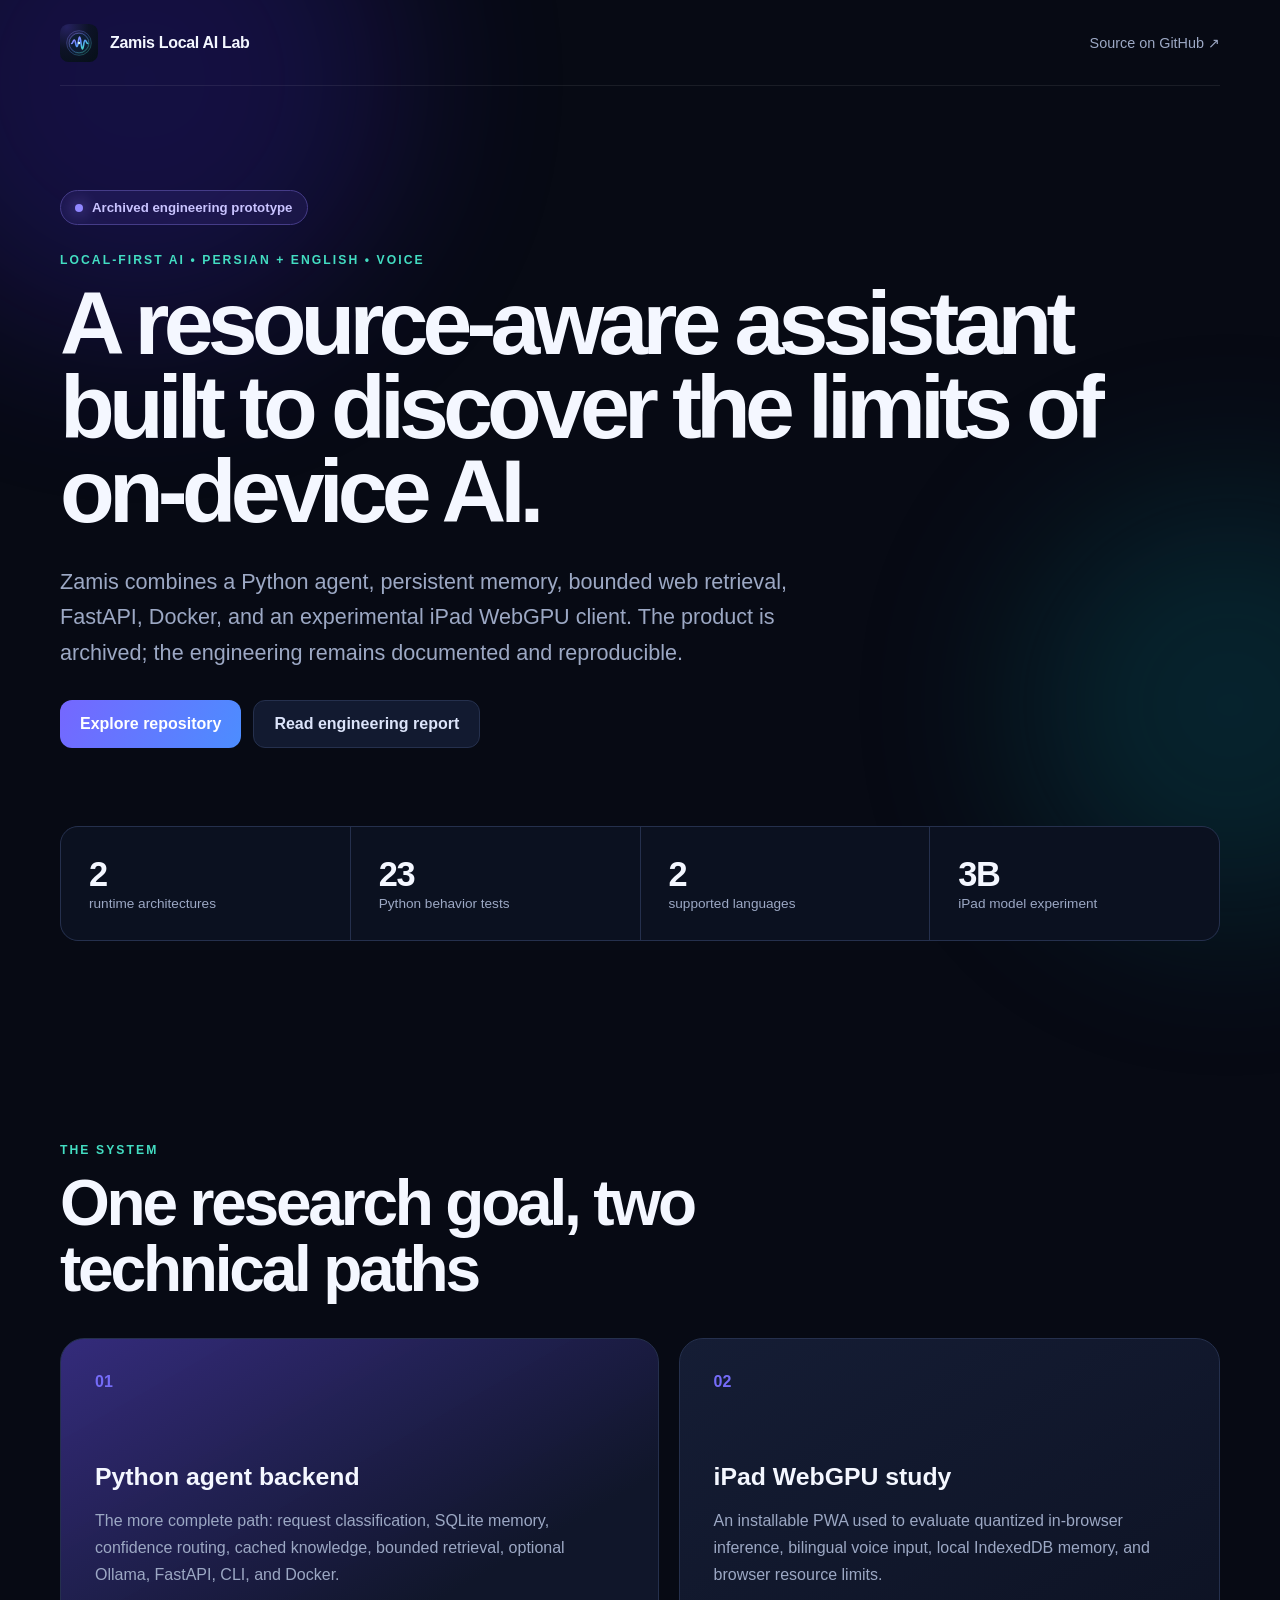
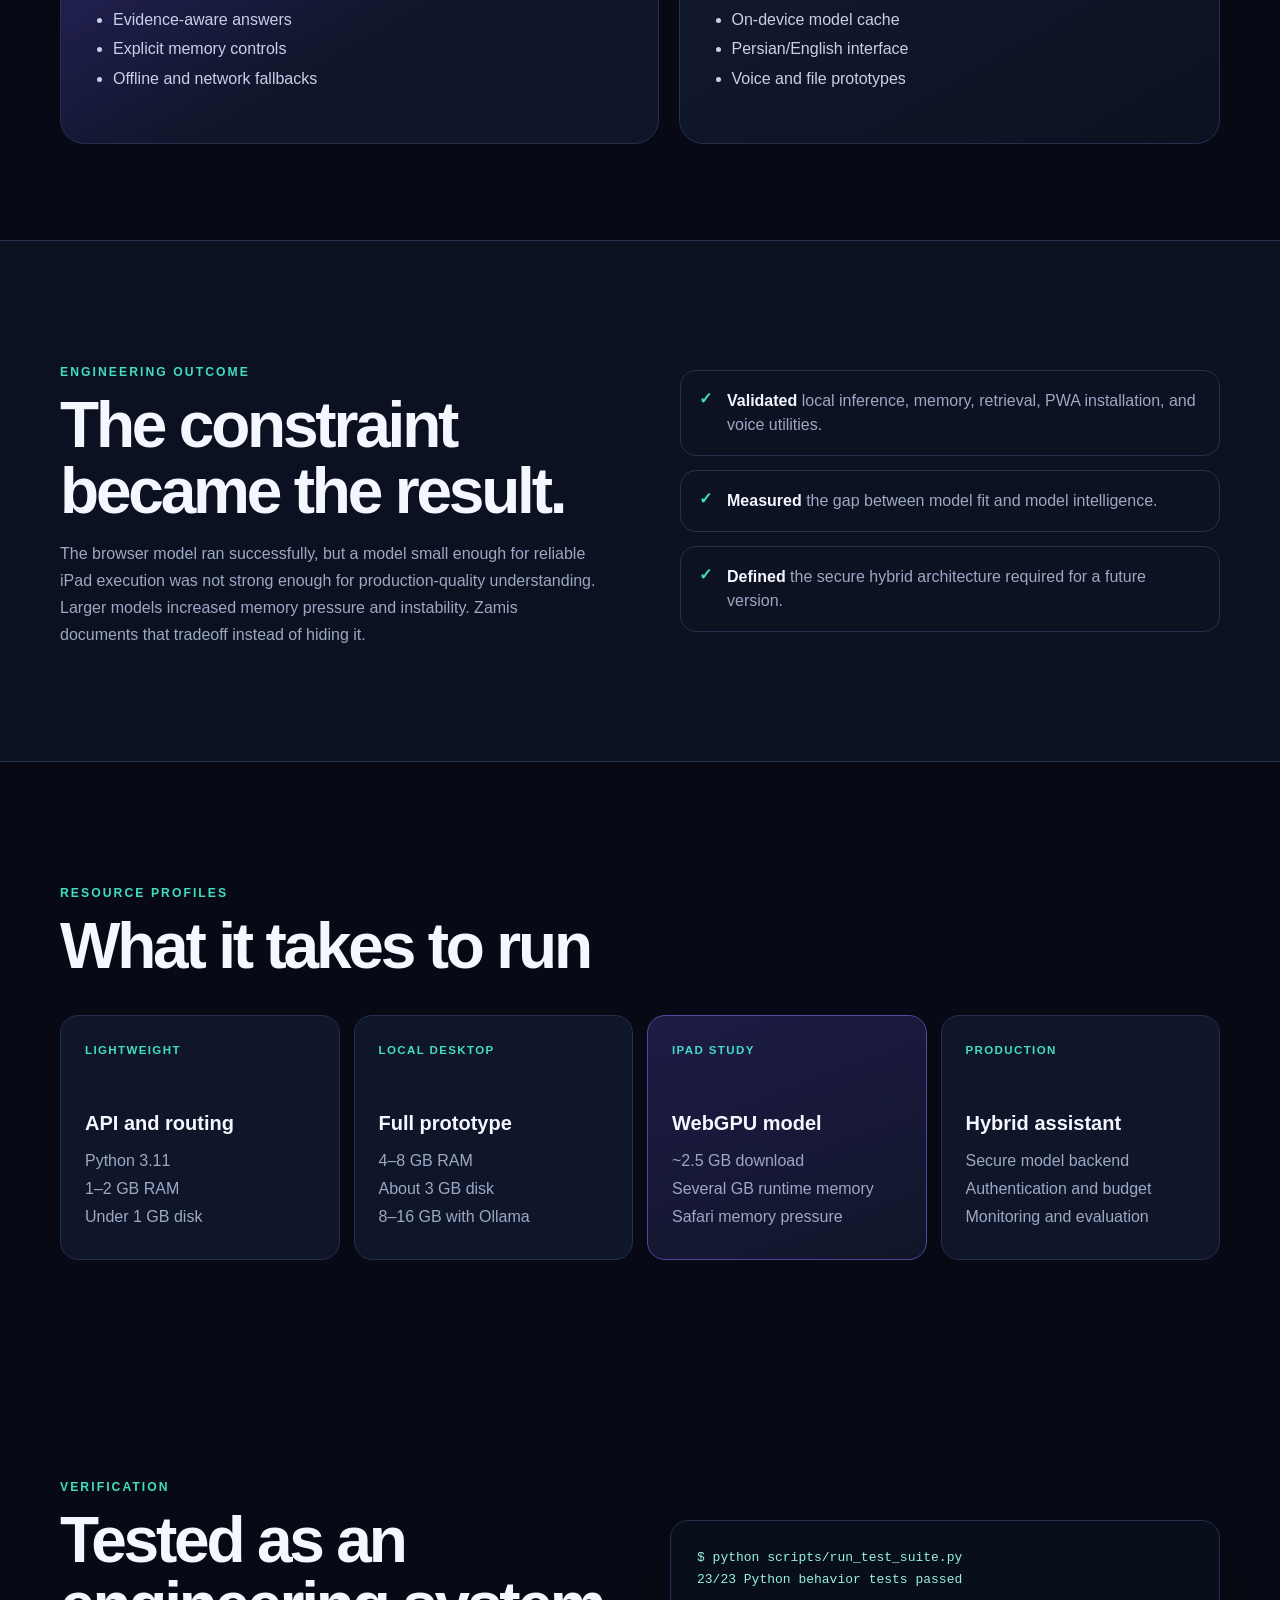
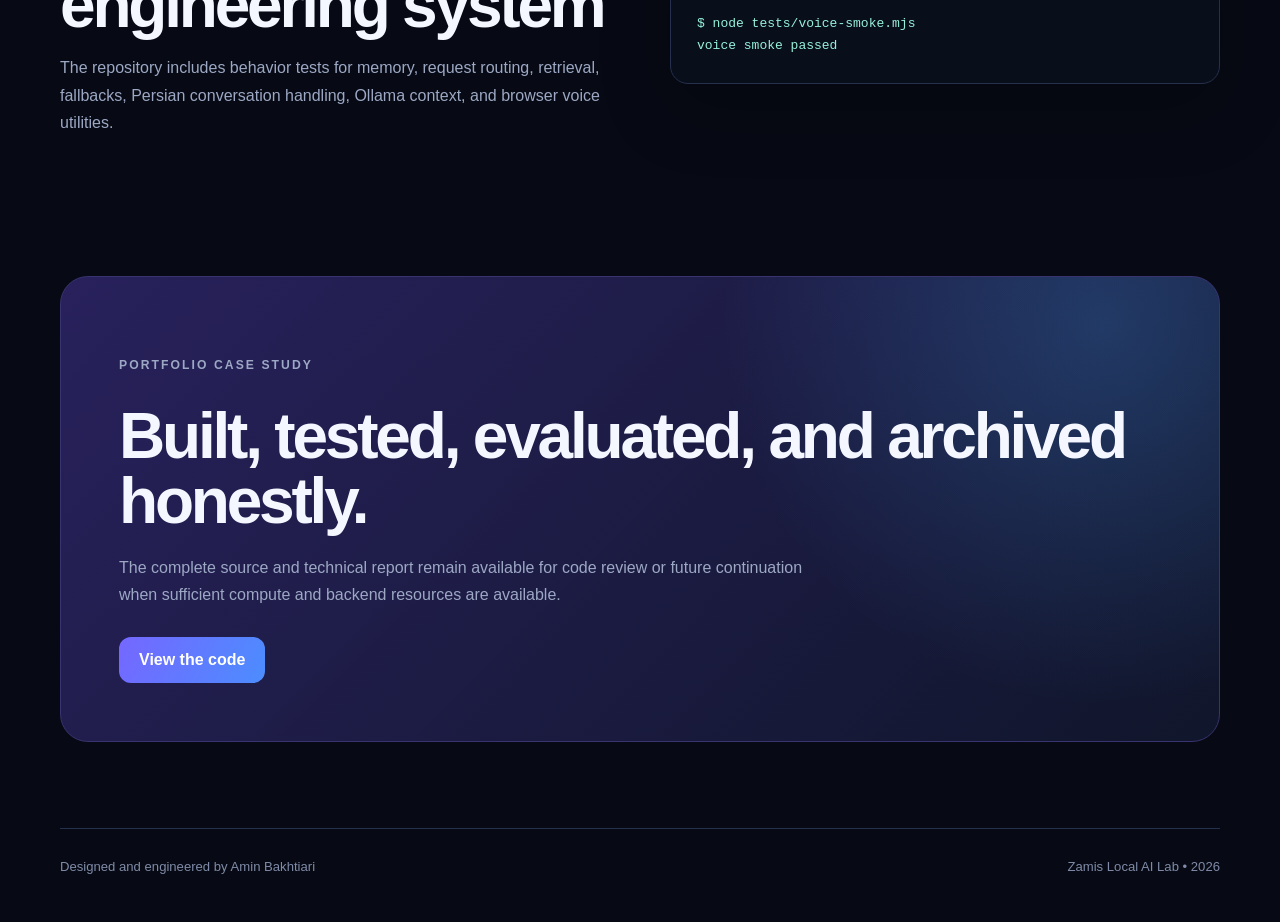
<file: docs/index.html>
<!doctype html>
<html lang="en">
<head>
  <meta charset="utf-8">
  <meta name="viewport" content="width=device-width,initial-scale=1">
  <meta name="theme-color" content="#090d1b">
  <meta name="description" content="Zamis Local AI Lab — an archived bilingual, local-first voice assistant engineering prototype by Amin Bakhtiari.">
  <title>Zamis Local AI Lab</title>
  <link rel="icon" href="./icon.svg" type="image/svg+xml">
  <link rel="stylesheet" href="./styles.css?v=17">
</head>
<body>
  <div class="ambient ambient-one"></div>
  <div class="ambient ambient-two"></div>
  <header class="nav wrap">
    <a class="brand" href="#top" aria-label="Zamis home">
      <img src="./icon.svg" alt="">
      <span>Zamis Local AI Lab</span>
    </a>
    <a class="nav-link" href="https://github.com/aminbakhtiari777/mini-gpt/tree/mini-gpt-agent-v1">Source on GitHub ↗</a>
  </header>

  <main id="top">
    <section class="hero wrap">
      <div class="status"><span></span> Archived engineering prototype</div>
      <p class="eyebrow">LOCAL-FIRST AI • PERSIAN + ENGLISH • VOICE</p>
      <h1>A resource-aware assistant built to discover the limits of on-device AI.</h1>
      <p class="lead">Zamis combines a Python agent, persistent memory, bounded web retrieval, FastAPI, Docker, and an experimental iPad WebGPU client. The product is archived; the engineering remains documented and reproducible.</p>
      <div class="actions">
        <a class="button primary" href="https://github.com/aminbakhtiari777/mini-gpt/tree/mini-gpt-agent-v1">Explore repository</a>
        <a class="button secondary" href="https://github.com/aminbakhtiari777/mini-gpt/blob/mini-gpt-agent-v1/PROJECT_REPORT.md">Read engineering report</a>
      </div>
      <div class="metrics">
        <article><strong>2</strong><span>runtime architectures</span></article>
        <article><strong>23</strong><span>Python behavior tests</span></article>
        <article><strong>2</strong><span>supported languages</span></article>
        <article><strong>3B</strong><span>iPad model experiment</span></article>
      </div>
    </section>

    <section class="wrap section">
      <div class="section-heading">
        <p class="eyebrow">THE SYSTEM</p>
        <h2>One research goal, two technical paths</h2>
      </div>
      <div class="paths">
        <article class="card featured">
          <span class="number">01</span>
          <h3>Python agent backend</h3>
          <p>The more complete path: request classification, SQLite memory, confidence routing, cached knowledge, bounded retrieval, optional Ollama, FastAPI, CLI, and Docker.</p>
          <ul><li>Evidence-aware answers</li><li>Explicit memory controls</li><li>Offline and network fallbacks</li></ul>
        </article>
        <article class="card">
          <span class="number">02</span>
          <h3>iPad WebGPU study</h3>
          <p>An installable PWA used to evaluate quantized in-browser inference, bilingual voice input, local IndexedDB memory, and browser resource limits.</p>
          <ul><li>On-device model cache</li><li>Persian/English interface</li><li>Voice and file prototypes</li></ul>
        </article>
      </div>
    </section>

    <section class="band">
      <div class="wrap section split">
        <div>
          <p class="eyebrow">ENGINEERING OUTCOME</p>
          <h2>The constraint became the result.</h2>
          <p class="copy">The browser model ran successfully, but a model small enough for reliable iPad execution was not strong enough for production-quality understanding. Larger models increased memory pressure and instability. Zamis documents that tradeoff instead of hiding it.</p>
        </div>
        <div class="result-list">
          <div><span>✓</span><p><strong>Validated</strong> local inference, memory, retrieval, PWA installation, and voice utilities.</p></div>
          <div><span>✓</span><p><strong>Measured</strong> the gap between model fit and model intelligence.</p></div>
          <div><span>✓</span><p><strong>Defined</strong> the secure hybrid architecture required for a future version.</p></div>
        </div>
      </div>
    </section>

    <section class="wrap section">
      <div class="section-heading">
        <p class="eyebrow">RESOURCE PROFILES</p>
        <h2>What it takes to run</h2>
      </div>
      <div class="resource-grid">
        <article class="resource"><span>Lightweight</span><h3>API and routing</h3><p>Python 3.11<br>1–2 GB RAM<br>Under 1 GB disk</p></article>
        <article class="resource"><span>Local desktop</span><h3>Full prototype</h3><p>4–8 GB RAM<br>About 3 GB disk<br>8–16 GB with Ollama</p></article>
        <article class="resource warning"><span>iPad study</span><h3>WebGPU model</h3><p>~2.5 GB download<br>Several GB runtime memory<br>Safari memory pressure</p></article>
        <article class="resource"><span>Production</span><h3>Hybrid assistant</h3><p>Secure model backend<br>Authentication and budget<br>Monitoring and evaluation</p></article>
      </div>
    </section>

    <section class="wrap section tests">
      <div>
        <p class="eyebrow">VERIFICATION</p>
        <h2>Tested as an engineering system</h2>
        <p class="copy">The repository includes behavior tests for memory, request routing, retrieval, fallbacks, Persian conversation handling, Ollama context, and browser voice utilities.</p>
      </div>
      <pre><code>$ python scripts/run_test_suite.py
23/23 Python behavior tests passed

$ node tests/voice-smoke.mjs
voice smoke passed</code></pre>
    </section>

    <section class="wrap final-card">
      <p class="eyebrow">PORTFOLIO CASE STUDY</p>
      <h2>Built, tested, evaluated, and archived honestly.</h2>
      <p>The complete source and technical report remain available for code review or future continuation when sufficient compute and backend resources are available.</p>
      <a class="button primary" href="https://github.com/aminbakhtiari777/mini-gpt/tree/mini-gpt-agent-v1">View the code</a>
    </section>
  </main>

  <footer class="wrap">
    <span>Designed and engineered by Amin Bakhtiari</span>
    <span>Zamis Local AI Lab • 2026</span>
  </footer>
</body>
</html>
</file>
<file: docs/styles.css>
:root{color-scheme:dark;--bg:#070a14;--surface:#101629;--surface2:#151d35;--text:#f4f7ff;--muted:#9ca8c4;--line:#25304d;--violet:#7567ff;--blue:#48a9ff;--teal:#43ddc2;--max:1160px;font-family:Inter,ui-sans-serif,-apple-system,BlinkMacSystemFont,"Segoe UI",sans-serif}*{box-sizing:border-box}html{scroll-behavior:smooth}body{margin:0;background:var(--bg);color:var(--text);min-height:100vh;overflow-x:hidden}.ambient{position:fixed;z-index:-1;filter:blur(90px);opacity:.23;border-radius:50%}.ambient-one{width:520px;height:520px;background:#4427da;top:-180px;left:-120px}.ambient-two{width:420px;height:420px;background:#087c85;right:-160px;top:55%}.wrap{width:min(calc(100% - 40px),var(--max));margin-inline:auto}.nav{height:86px;display:flex;align-items:center;justify-content:space-between;border-bottom:1px solid rgba(255,255,255,.08)}.brand{display:flex;align-items:center;gap:12px;color:var(--text);text-decoration:none;font-weight:800;letter-spacing:-.02em}.brand img{width:38px;height:38px}.nav-link{color:var(--muted);font-size:.9rem;text-decoration:none}.nav-link:hover{color:var(--text)}.hero{padding:104px 0 78px}.status{display:inline-flex;align-items:center;gap:9px;border:1px solid #453c88;background:rgba(89,73,183,.16);padding:9px 14px;border-radius:999px;color:#c9c3ff;font-size:.83rem;font-weight:700}.status span{width:8px;height:8px;border-radius:50%;background:#9187ff;box-shadow:0 0 16px #9187ff}.eyebrow{color:var(--teal);letter-spacing:.17em;font-size:.76rem;font-weight:800;margin:28px 0 14px}.hero h1{font-size:clamp(2.8rem,7vw,6.6rem);line-height:.94;letter-spacing:-.065em;max-width:1080px;margin:0}.lead{color:var(--muted);font-size:clamp(1.05rem,2vw,1.35rem);line-height:1.65;max-width:800px;margin:30px 0}.actions{display:flex;gap:12px;flex-wrap:wrap}.button{display:inline-flex;justify-content:center;align-items:center;padding:14px 20px;border-radius:12px;font-weight:750;text-decoration:none;transition:.2s transform,.2s background}.button:hover{transform:translateY(-2px)}.primary{color:white;background:linear-gradient(115deg,var(--violet),#4c8dff)}.secondary{color:#dce4fa;background:#121a30;border:1px solid var(--line)}.metrics{display:grid;grid-template-columns:repeat(4,1fr);gap:1px;margin-top:78px;border:1px solid var(--line);background:var(--line);border-radius:18px;overflow:hidden}.metrics article{background:rgba(11,16,31,.96);padding:28px}.metrics strong{display:block;font-size:2.15rem;letter-spacing:-.04em}.metrics span{color:var(--muted);font-size:.85rem}.section{padding:96px 0}.section-heading{max-width:680px;margin-bottom:36px}.section h2,.final-card h2{font-size:clamp(2rem,5vw,4rem);letter-spacing:-.05em;line-height:1.02;margin:0}.paths{display:grid;grid-template-columns:1.05fr .95fr;gap:20px}.card{position:relative;min-height:360px;background:linear-gradient(150deg,var(--surface2),#0c1121);border:1px solid var(--line);border-radius:24px;padding:34px;overflow:hidden}.card.featured{background:linear-gradient(150deg,rgba(68,55,159,.75),#10162a 64%)}.number{color:#756cf8;font-weight:800}.card h3,.resource h3{font-size:1.55rem;margin:72px 0 14px}.card p,.copy,.final-card p{color:var(--muted);line-height:1.7}.card ul{padding-left:18px;line-height:1.85;color:#c8d1e8}.band{border-block:1px solid var(--line);background:rgba(15,21,39,.72)}.split{display:grid;grid-template-columns:1fr 1fr;gap:80px;align-items:center}.result-list{display:grid;gap:14px}.result-list div{display:flex;gap:15px;background:#0c1222;border:1px solid var(--line);border-radius:16px;padding:18px}.result-list span{color:var(--teal);font-weight:900}.result-list p{margin:0;color:var(--muted);line-height:1.5}.result-list strong{color:var(--text)}.resource-grid{display:grid;grid-template-columns:repeat(4,1fr);gap:14px}.resource{background:var(--surface);border:1px solid var(--line);border-radius:18px;padding:24px;min-height:245px}.resource.warning{border-color:#51499c;background:linear-gradient(160deg,#1e1b46,var(--surface))}.resource>span{font-size:.72rem;text-transform:uppercase;letter-spacing:.12em;color:var(--teal);font-weight:800}.resource h3{margin:54px 0 12px;font-size:1.25rem}.resource p{color:var(--muted);line-height:1.75;margin:0}.tests{display:grid;grid-template-columns:1fr 1fr;align-items:center;gap:60px}.tests pre{margin:0;background:#090e1b;border:1px solid var(--line);border-radius:18px;padding:26px;overflow:auto;color:#96f1d9;line-height:1.7;box-shadow:0 24px 70px rgba(0,0,0,.22)}.final-card{margin-top:28px;margin-bottom:86px;padding:58px;border:1px solid #39336f;border-radius:28px;background:radial-gradient(circle at 90% 10%,rgba(69,173,255,.22),transparent 34%),linear-gradient(135deg,#28215c,#10162b)}.final-card p{max-width:700px;margin:20px 0 28px}footer{display:flex;justify-content:space-between;color:#7f8ba8;border-top:1px solid var(--line);padding:30px 0 48px;font-size:.82rem}@media(max-width:800px){.hero{padding-top:70px}.metrics{grid-template-columns:1fr 1fr}.paths,.split,.tests{grid-template-columns:1fr;gap:28px}.resource-grid{grid-template-columns:1fr 1fr}.nav-link{display:none}.section{padding:72px 0}.final-card{padding:34px}footer{gap:12px;flex-direction:column}}@media(max-width:520px){.wrap{width:min(calc(100% - 26px),var(--max))}.hero h1{font-size:2.65rem}.metrics,.resource-grid{grid-template-columns:1fr}.metrics article{padding:20px}.card{padding:26px}.final-card{margin-bottom:50px}.actions .button{width:100%}}
</file>
